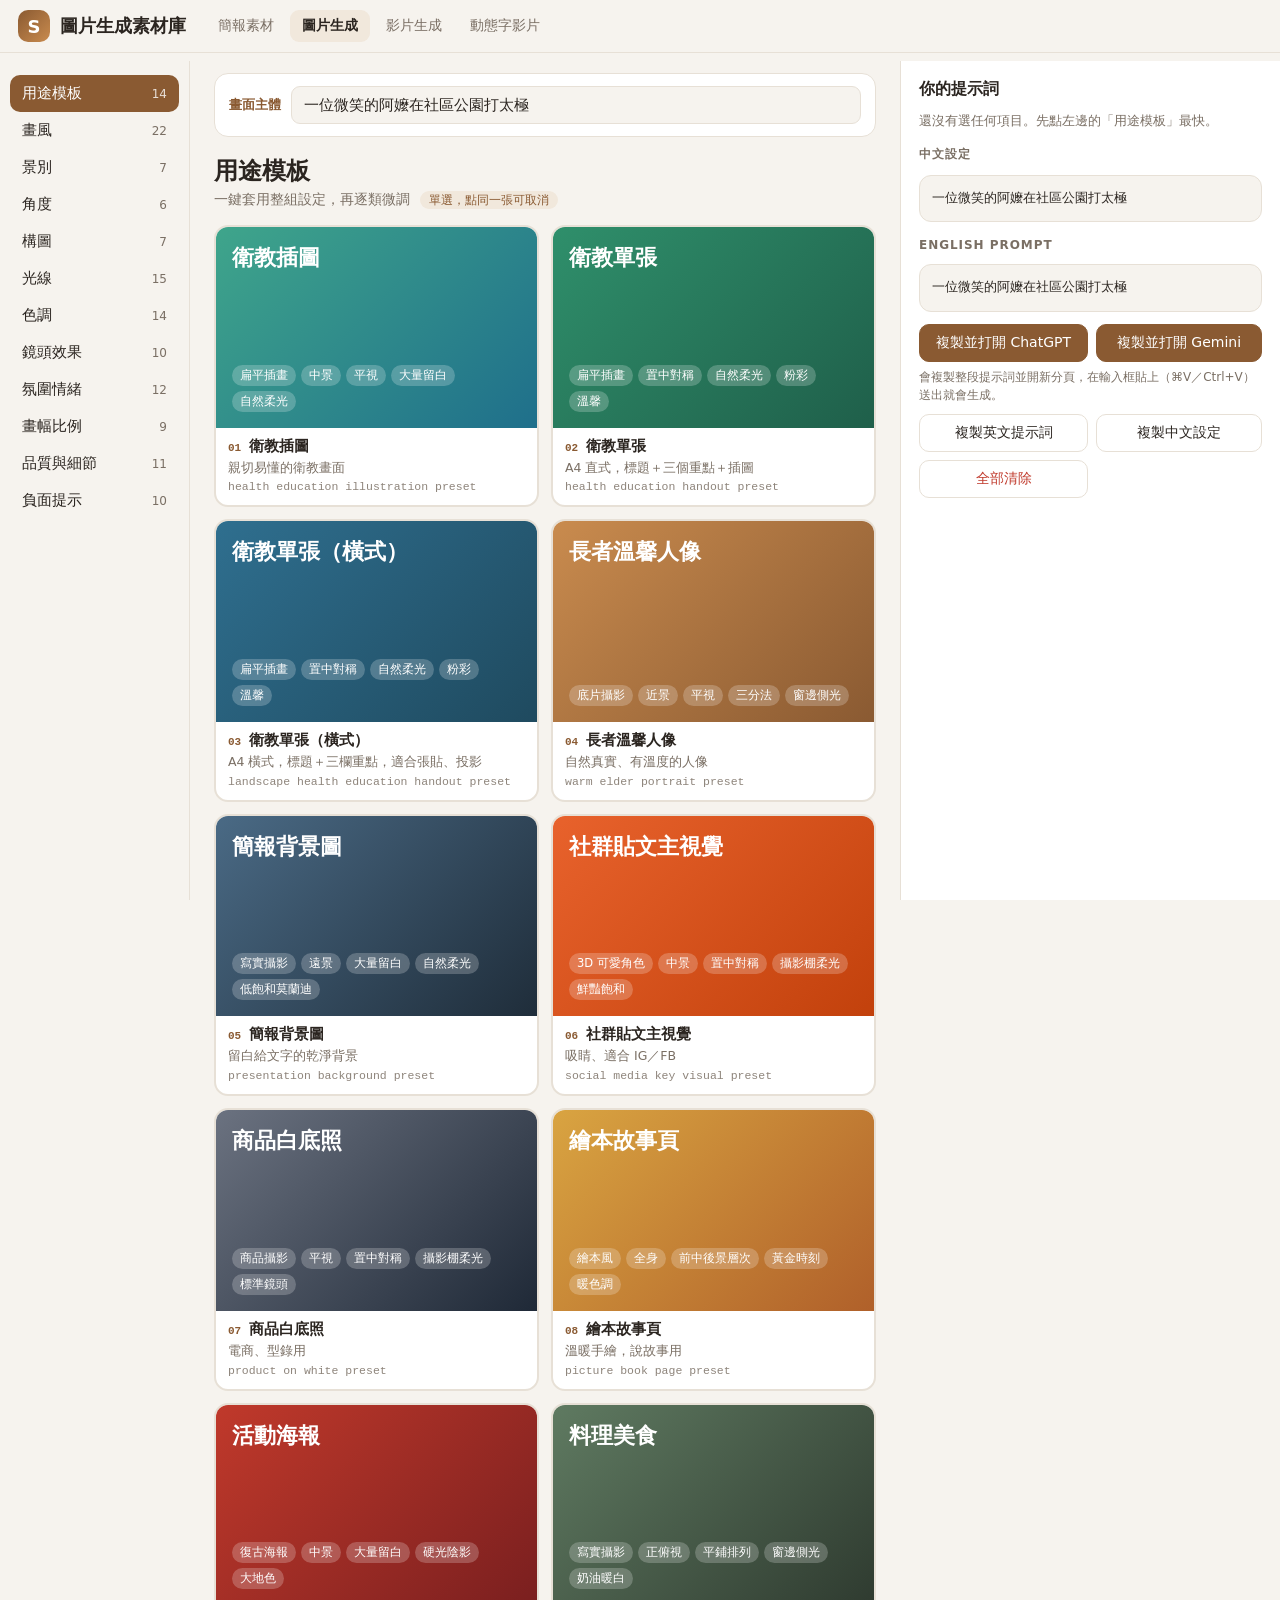
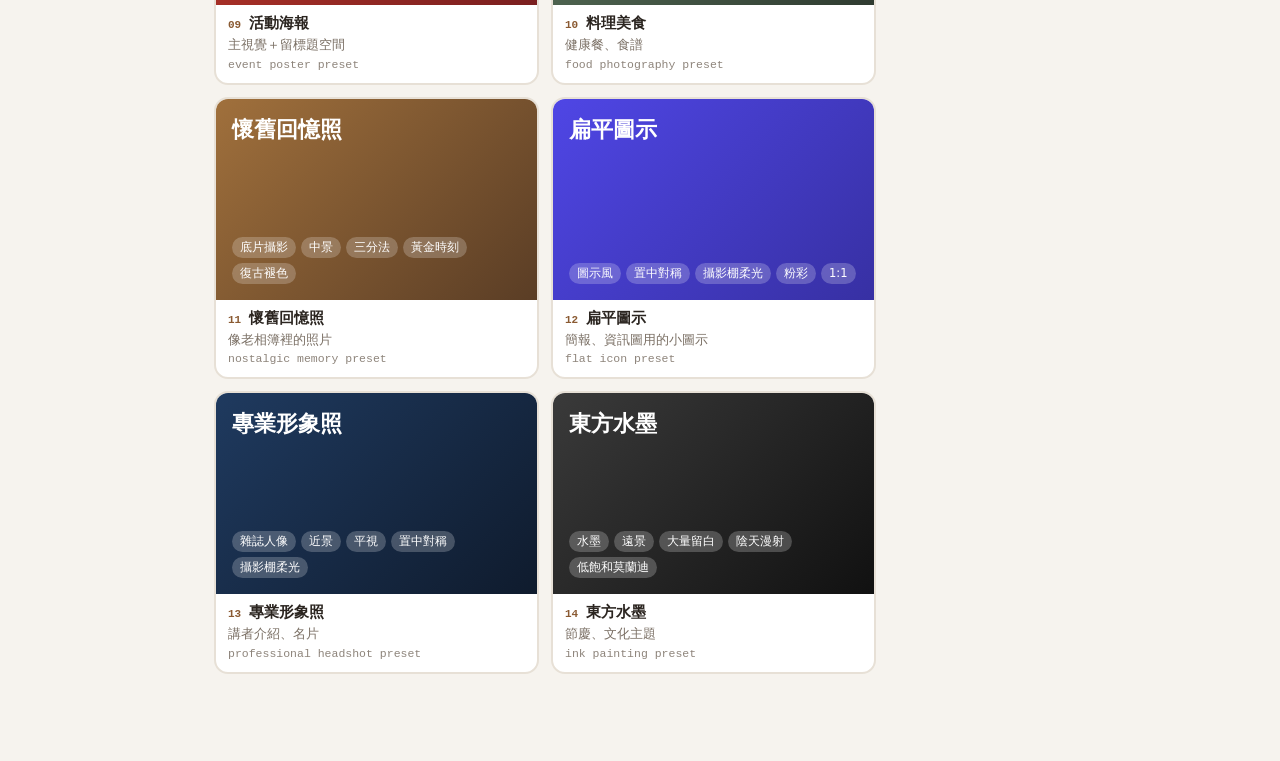
<file: image.html>
<!doctype html>
<html lang="zh-Hant">
<head>
<meta charset="utf-8">
<meta name="viewport" content="width=device-width,initial-scale=1">
<title>圖片生成素材庫</title>
<meta name="description" content="AI 圖片生成提示詞素材庫：畫風、景別、角度、構圖、光線、色調、鏡頭、氛圍、比例與負面提示，點選組合出中英文提示詞。">
<link rel="preconnect" href="https://fonts.googleapis.com">
<link rel="stylesheet" href="app.css?v=10">
<link rel="stylesheet" href="gen.css?v=6">
</head>
<body>
<header class="top">
  <a class="logo" href="index.html"><span class="logo-mark">S</span><span>圖片生成素材庫</span></a>
  <nav class="g-nav" aria-label="素材庫切換"><a href="index.html">簡報素材</a><a href="image.html" class="on">圖片生成</a><a href="video.html">影片生成</a><a href="motion.html">動態字影片</a></nav>
</header>
<div class="g-layout">
  <nav class="g-side" id="gSide" aria-label="類別"></nav>
  <main class="g-main">
    <div class="g-subject"><label for="gSubject">畫面主體</label><input id="gSubject" type="text" placeholder="例如：一位微笑的阿嬤在社區公園打太極"></div>
    <div id="gHead"></div>
    <div id="gGrid"></div>
  </main>
  <aside class="g-dock" id="gDock" aria-label="提示詞">
    <h3>你的提示詞 <button class="btn sm" id="gDockToggle" type="button">展開／收合</button></h3>
    <div class="g-chips" id="gChips"></div>
    <h4>中文設定</h4>
    <pre class="g-out" id="gZh"></pre>
    <h4>ENGLISH PROMPT</h4>
    <pre class="g-out" id="gEn"></pre>
    <div id="gNegWrap"><h4>負面提示 NEGATIVE</h4><pre class="g-out" id="gNeg"></pre></div>
    <div class="g-acts">
      <button class="btn primary" id="gToGPT" type="button">複製並打開 ChatGPT</button>
      <button class="btn primary" id="gToGemini" type="button">複製並打開 Gemini</button>
      <p class="g-hint">會複製整段提示詞並開新分頁，在輸入框貼上（⌘V／Ctrl+V）送出就會生成。</p>
      <button class="btn" id="gCopyEn" type="button">複製英文提示詞</button>
      <button class="btn" id="gCopyZh" type="button">複製中文設定</button>
      <button class="btn" id="gCopyNeg" type="button">複製負面提示</button>
      <button class="btn danger" id="gClear" type="button">全部清除</button>
    </div>
  </aside>
</div>
<div class="toast" id="toast"></div>
<script src="data-image.js?v=7"></script>
<script src="gen.js?v=8"></script>
<script src="https://mattsue1003.github.io/oth-report-button/report.js" data-site="圖片生成素材庫" defer></script>
<script>
window.addEventListener('load',function(){
  (function shrink(n){
    var host=document.querySelector('[data-oth-report]');
    if(!host||!host.shadowRoot){if(n<20)setTimeout(function(){shrink(n+1)},300);return}
    var s=document.createElement('style');
    s.textContent='.fab{left:14px!important;right:auto!important;bottom:84px!important;width:34px!important;height:34px!important;min-width:0!important;padding:0!important;gap:0!important;justify-content:center!important;border-radius:50%!important;overflow:hidden!important;font-size:0!important;white-space:nowrap!important;opacity:.75}.fab svg{width:16px!important;height:16px!important;flex:none;margin:0!important}@media (min-width:901px){.fab{bottom:14px!important}}@media (hover:hover){.fab:hover{width:auto!important;padding:0 14px!important;gap:6px!important;font-size:13px!important;border-radius:99px!important;opacity:1}}';
    host.shadowRoot.appendChild(s);
  })(0);
});
</script>
</body>
</html>
</file>
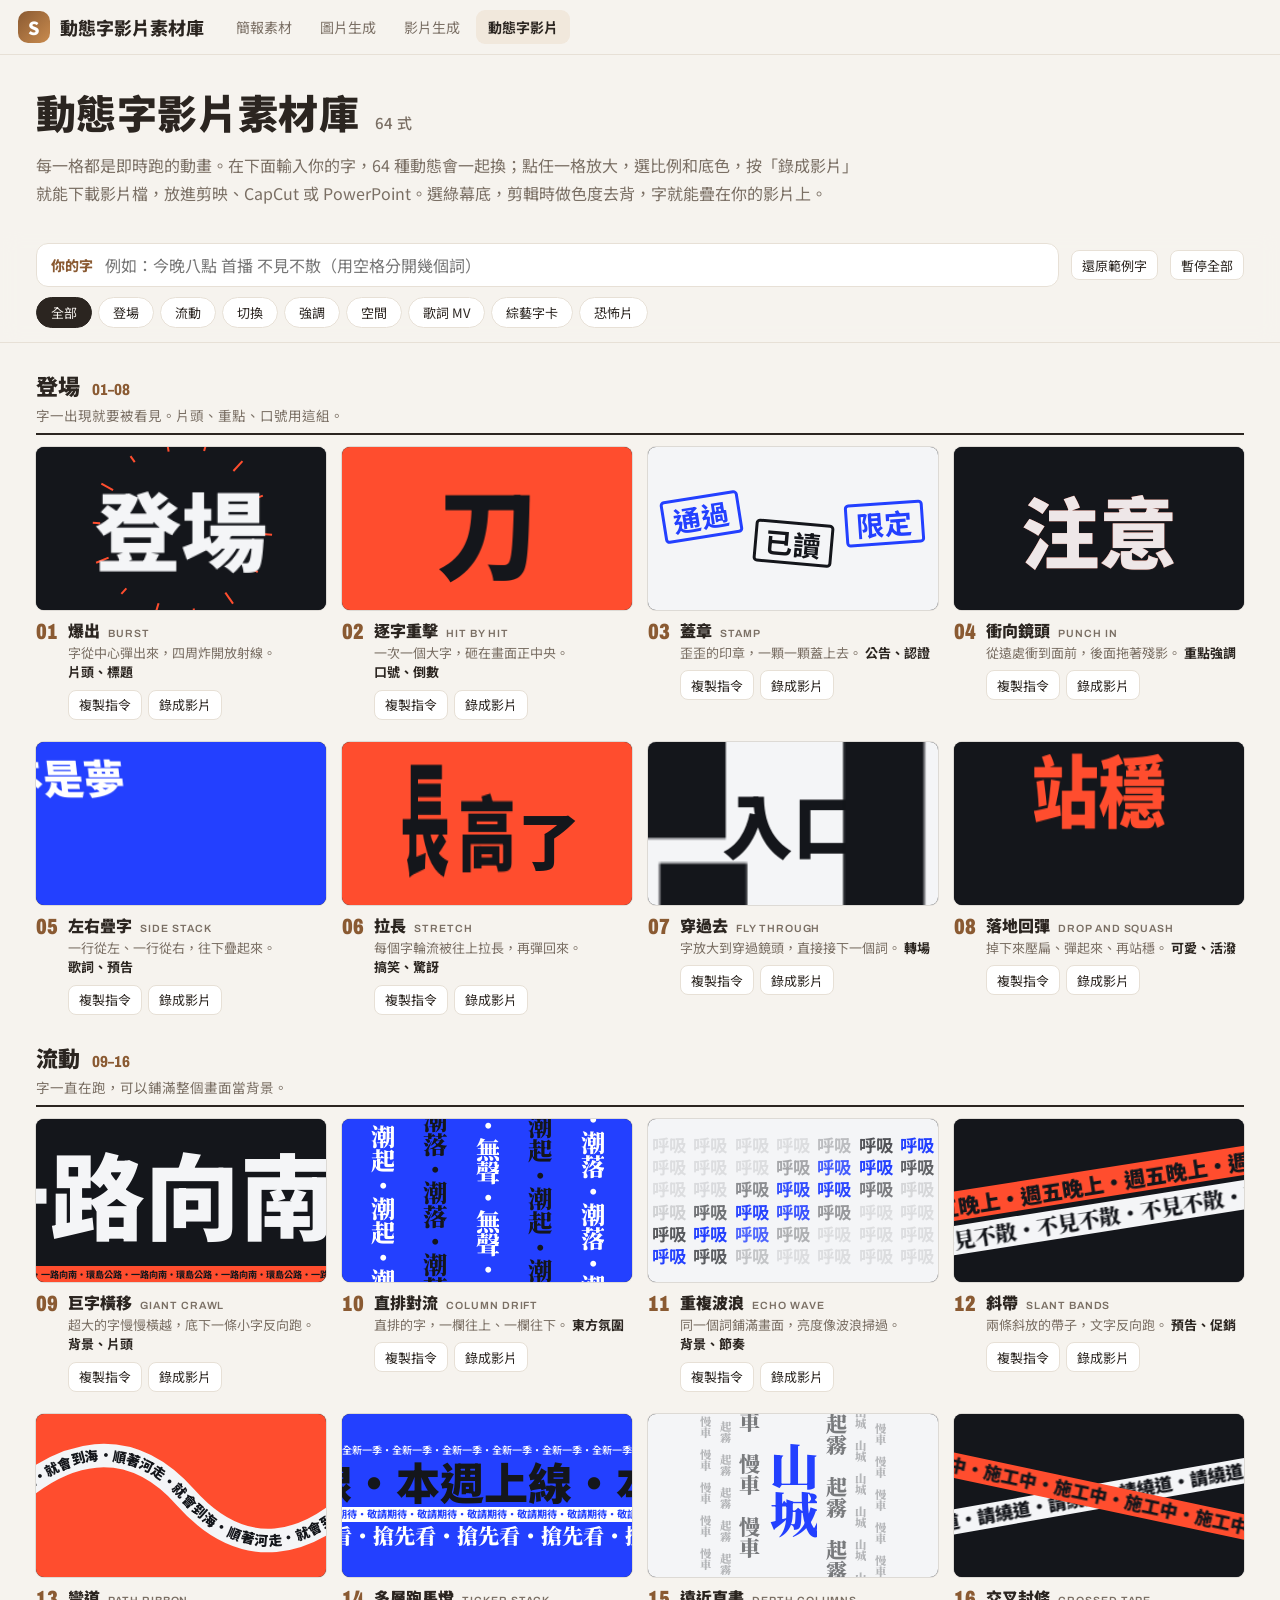
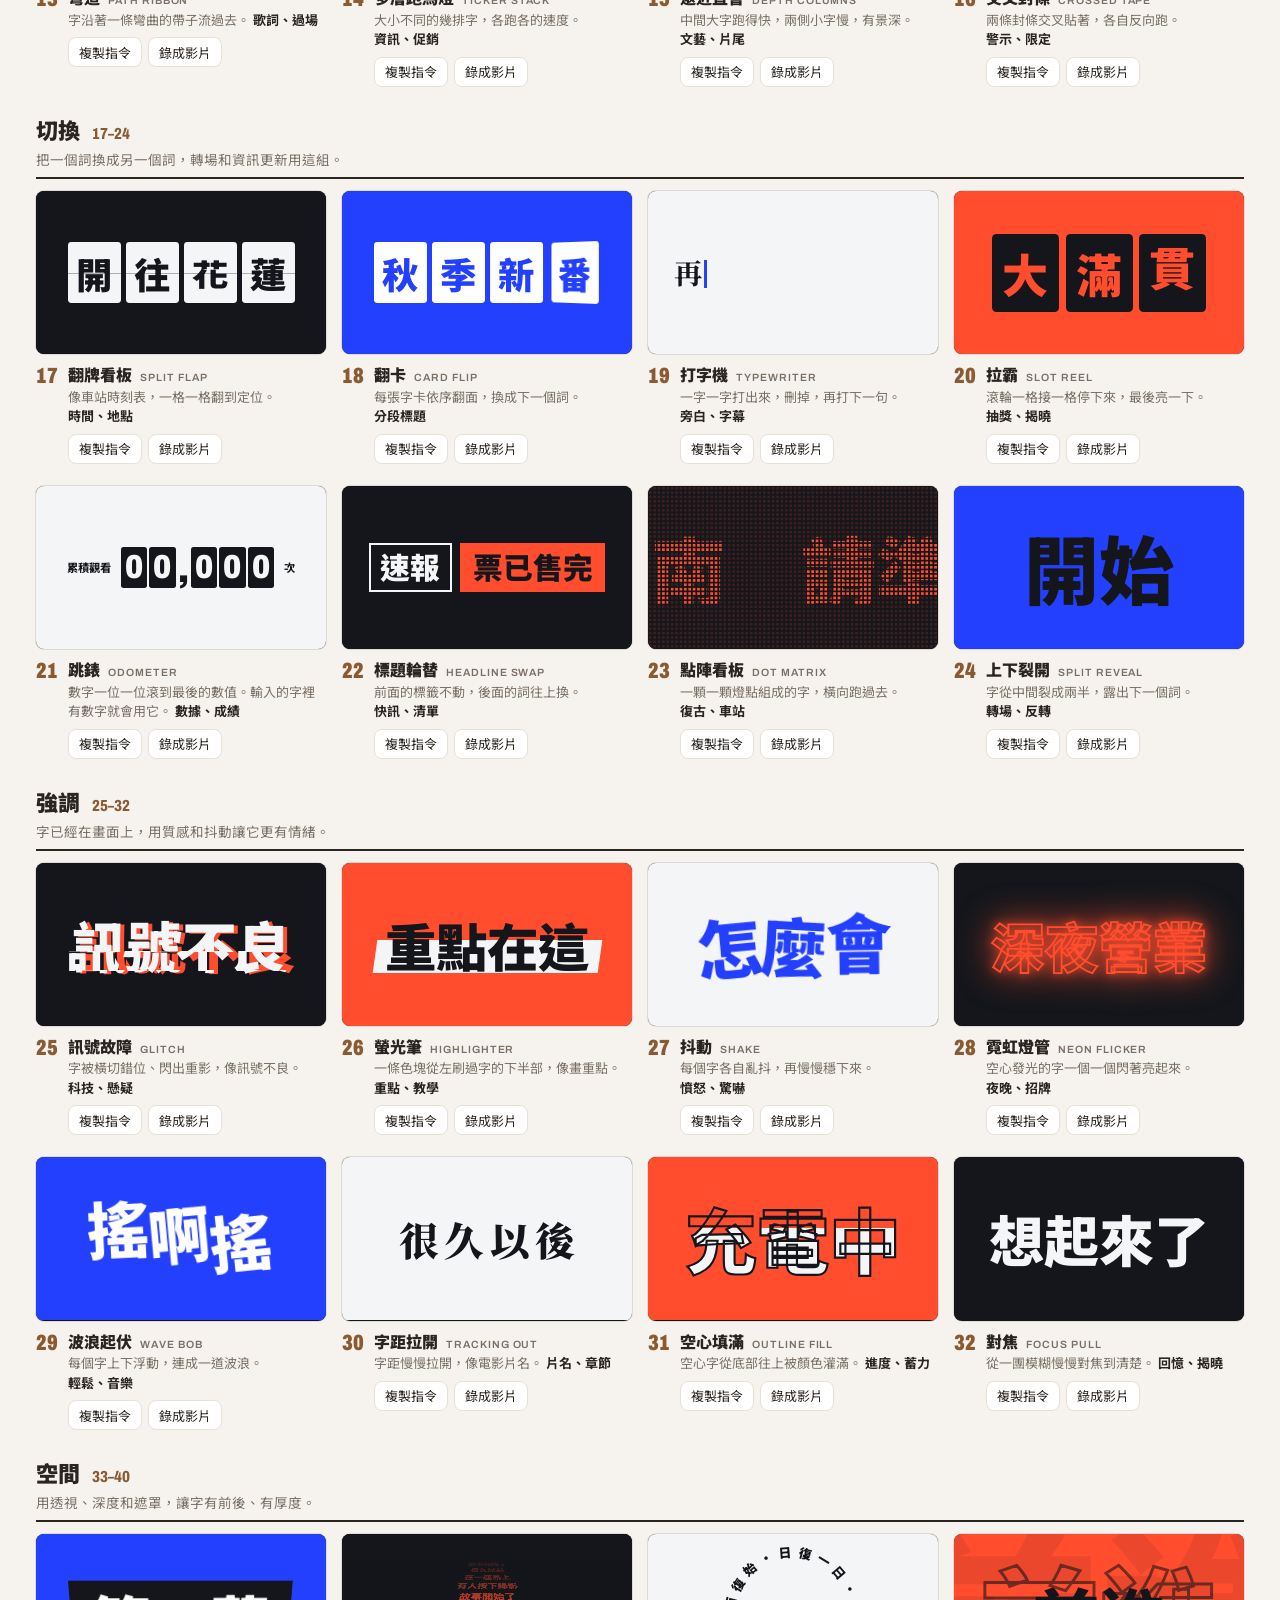
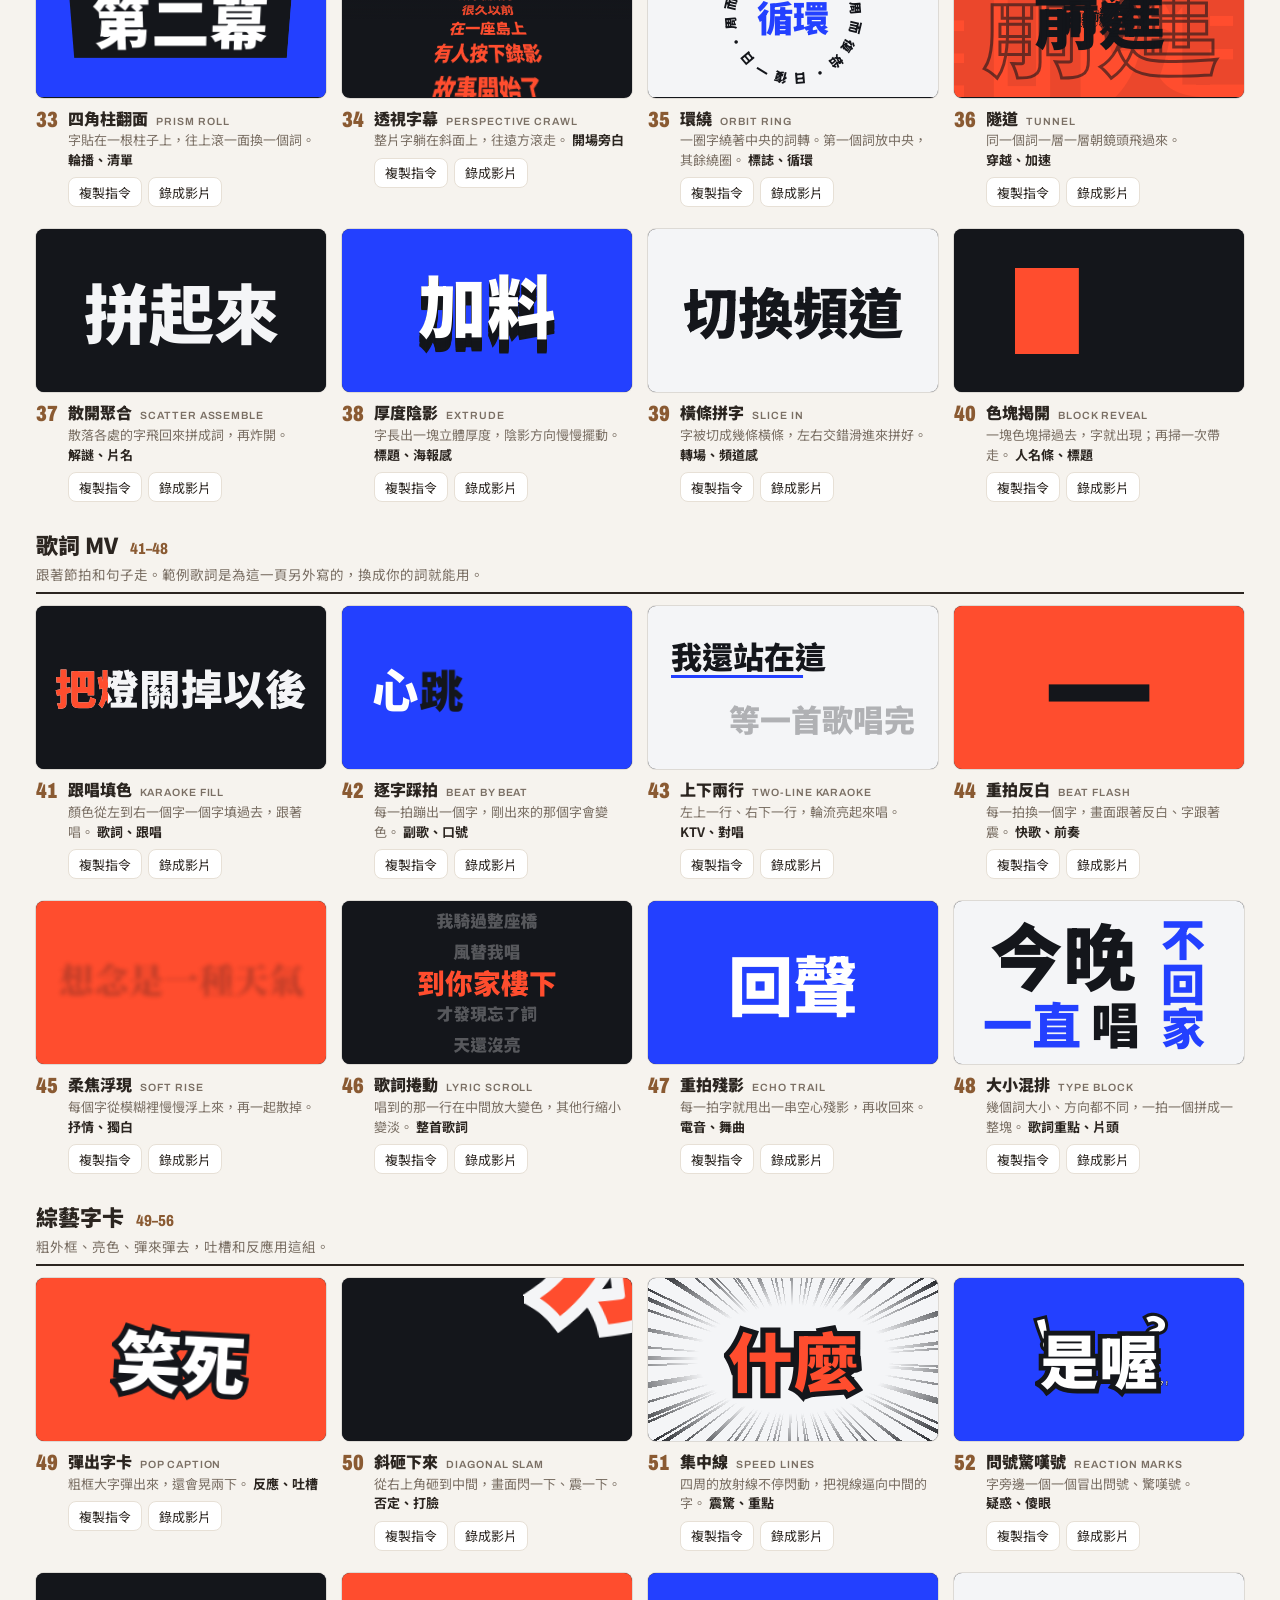
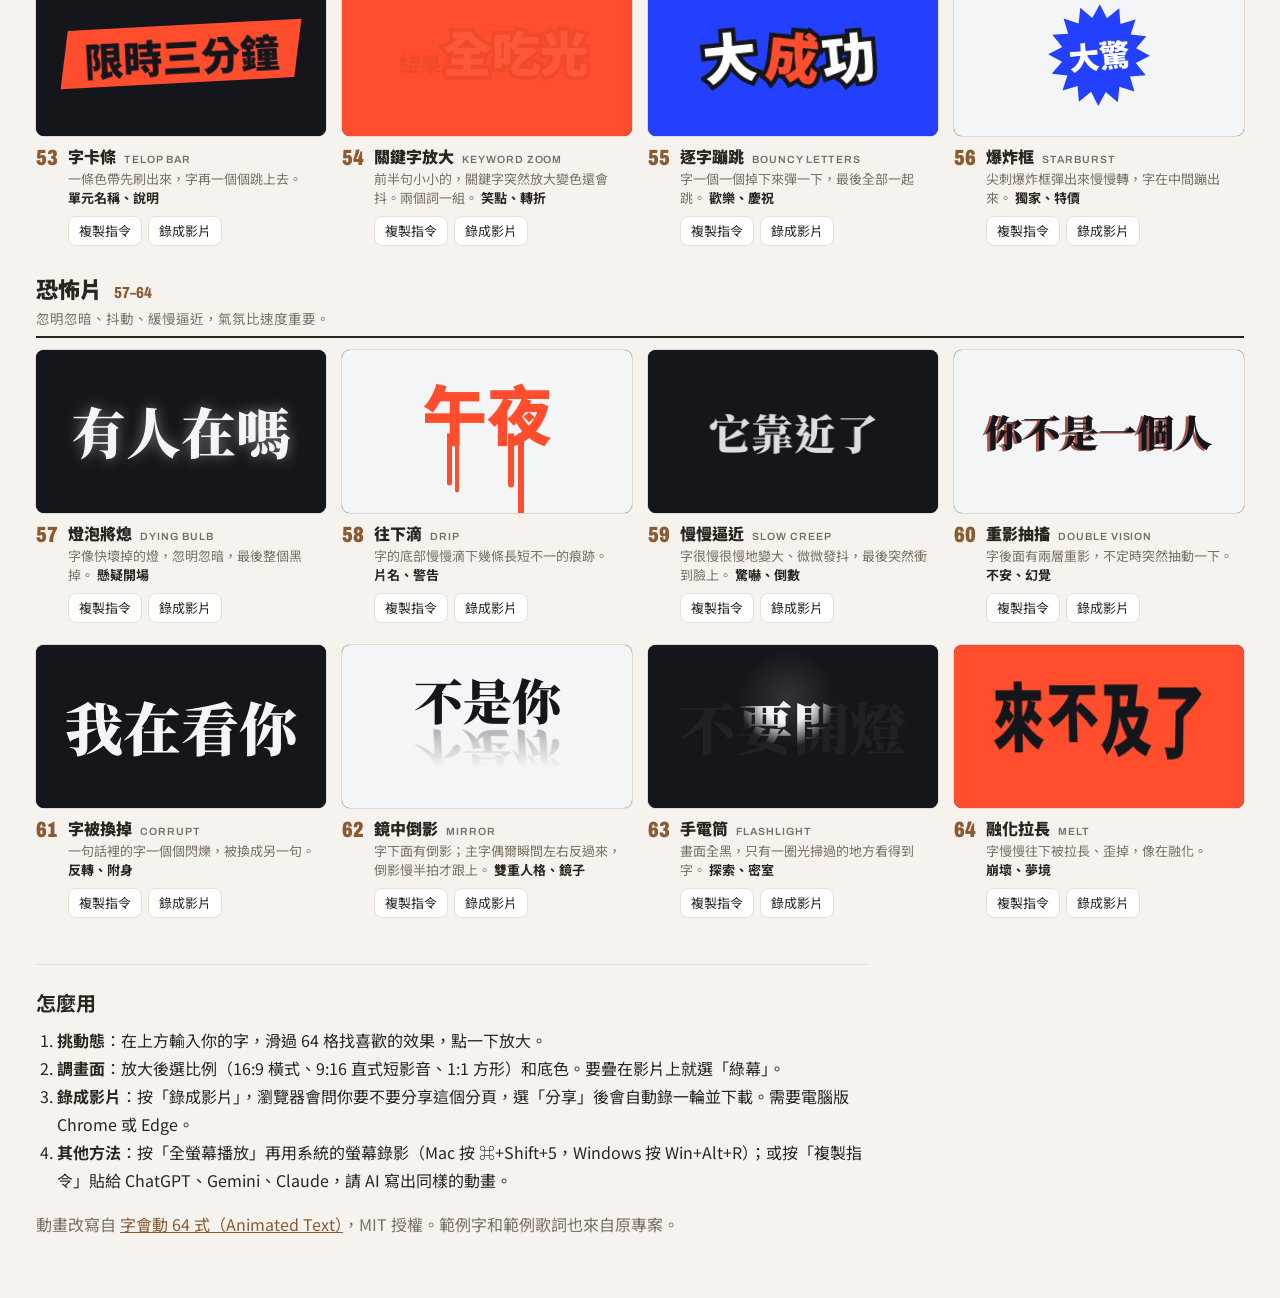
<file: motion.html>
<!doctype html>
<html lang="zh-Hant">
<head>
<meta charset="utf-8">
<meta name="viewport" content="width=device-width,initial-scale=1">
<title>動態字影片素材庫</title>
<meta name="description" content="64 種會動的中文字：換成你的字、選比例和底色（含綠幕），直接錄成影片檔，或複製指令請 AI 做出同樣的動態。">
<link rel="preconnect" href="https://fonts.googleapis.com">
<link rel="preconnect" href="https://fonts.gstatic.com" crossorigin>
<link rel="stylesheet" href="https://fonts.googleapis.com/css2?family=Archivo:wdth,wght@62..125,400..900&family=Noto+Sans+TC:wght@400;500;700;900&family=Noto+Serif+TC:wght@700;900&display=swap">
<link rel="stylesheet" href="app.css?v=10">
<link rel="stylesheet" href="gen.css?v=7">
<link rel="stylesheet" href="motion.css?v=2">
</head>
<body>
<header class="top">
  <a class="logo" href="index.html"><span class="logo-mark">S</span><span>動態字影片素材庫</span></a>
  <nav class="g-nav" aria-label="素材庫切換"><a href="index.html">簡報素材</a><a href="image.html">圖片生成</a><a href="video.html">影片生成</a><a href="motion.html" class="on">動態字影片</a></nav>
</header>

<div class="mo-wrap">
  <section class="mo-head">
    <h1>動態字影片素材庫 <small id="moCount">64 式</small></h1>
    <p>每一格都是即時跑的動畫。在下面輸入你的字，64 種動態會一起換；點任一格放大，選比例和底色，按「錄成影片」就能下載影片檔，放進剪映、CapCut 或 PowerPoint。選綠幕底，剪輯時做色度去背，字就能疊在你的影片上。</p>
  </section>

  <div class="mo-bar" id="moBar">
    <label class="mo-words"><span>你的字</span><input id="moWords" type="text" maxlength="120" placeholder="例如：今晚八點 首播 不見不散（用空格分開幾個詞）" autocomplete="off"></label>
    <button type="button" class="btn sm" id="moReset" disabled>還原範例字</button>
    <button type="button" class="btn sm" id="moPlay" aria-pressed="true">暫停全部</button>
    <div class="mo-groups" id="moGroups" role="tablist" aria-label="分組"></div>
  </div>

  <main id="moMain"></main>

  <section class="mo-foot">
    <h2>怎麼用</h2>
    <ol>
      <li><b>挑動態</b>：在上方輸入你的字，滑過 64 格找喜歡的效果，點一下放大。</li>
      <li><b>調畫面</b>：放大後選比例（16:9 橫式、9:16 直式短影音、1:1 方形）和底色。要疊在影片上就選「綠幕」。</li>
      <li><b>錄成影片</b>：按「錄成影片」，瀏覽器會問你要不要分享這個分頁，選「分享」後會自動錄一輪並下載。需要電腦版 Chrome 或 Edge。</li>
      <li><b>其他方法</b>：按「全螢幕播放」再用系統的螢幕錄影（Mac 按 ⌘+Shift+5，Windows 按 Win+Alt+R）；或按「複製指令」貼給 ChatGPT、Gemini、Claude，請 AI 寫出同樣的動畫。</li>
    </ol>
    <p class="muted">動畫改寫自 <a href="https://github.com/pound0423/claude-animated-text" target="_blank" rel="noopener">字會動 64 式（Animated Text）</a>，MIT 授權。範例字和範例歌詞也來自原專案。</p>
  </section>
</div>

<dialog class="mo-dlg" id="moDlg" aria-labelledby="moDlgName">
  <div class="mo-dlg-in">
    <div class="mo-dlg-h"><span class="no" id="moDlgNo"></span><h2 id="moDlgName"></h2><span class="en" id="moDlgEn"></span><button type="button" class="btn sm ghost x" id="moClose">關閉</button></div>
    <div class="mo-dlg-stage" id="moBigWrap"><div class="mo-stage big" id="moBig"></div><div class="mo-rec" id="moRecBadge" hidden><i></i><span>錄影中</span></div></div>
    <div class="mo-dlg-c">
      <div class="grp"><span>比例</span><div class="seg" id="moRatio"><button type="button" data-r="16:9" aria-pressed="true">16:9</button><button type="button" data-r="9:16" aria-pressed="false">9:16</button><button type="button" data-r="1:1" aria-pressed="false">1:1</button></div></div>
      <div class="grp"><span>底色</span><div class="sw" id="moScheme"></div></div>
      <div class="grp"><span>長度</span><select id="moLen" aria-label="影片長度"></select></div>
      <div class="nav"><button type="button" class="btn sm" id="moPrev" aria-label="上一式">← 上一式</button><button type="button" class="btn sm" id="moNext" aria-label="下一式">下一式 →</button></div>
    </div>
    <div class="mo-dlg-a">
      <button type="button" class="btn primary" id="moRecord">錄成影片</button>
      <button type="button" class="btn" id="moFull">全螢幕播放</button>
      <button type="button" class="btn" id="moCopy">複製指令（給 AI）</button>
      <a class="btn" id="moSample" target="_blank" rel="noopener">下載範例影片</a>
    </div>
    <p class="mo-msg" id="moMsg" role="status"></p>
    <details class="mo-pr"><summary>這一式的指令</summary><pre id="moPrompt"></pre></details>
    <p class="hint">鍵盤 ← → 換上一式、下一式。範例影片是原作者用範例字預先輸出的 1920×1080 MP4；錄成影片則會用你的字、比例和底色。</p>
  </div>
</dialog>
<div class="toast" id="toast"></div>

<script src="kinetic.js?v=1"></script>
<script src="motion.js?v=2"></script>
<script src="https://mattsue1003.github.io/oth-report-button/report.js" data-site="簡報素材庫" defer></script>
<script>
window.addEventListener('load',function(){
  (function shrink(n){
    var host=document.querySelector('[data-oth-report]');
    if(!host||!host.shadowRoot){if(n<20)setTimeout(function(){shrink(n+1)},300);return}
    var s=document.createElement('style');
    s.textContent='.fab{left:14px!important;right:auto!important;bottom:14px!important;width:34px!important;height:34px!important;min-width:0!important;padding:0!important;gap:0!important;justify-content:center!important;border-radius:50%!important;overflow:hidden!important;font-size:0!important;white-space:nowrap!important;opacity:.75}.fab svg{width:16px!important;height:16px!important;flex:none;margin:0!important}@media (hover:hover){.fab:hover{width:auto!important;padding:0 14px!important;gap:6px!important;font-size:13px!important;border-radius:99px!important;opacity:1}}';
    host.shadowRoot.appendChild(s);
  })(0);
});
</script>
</body>
</html>
</file>
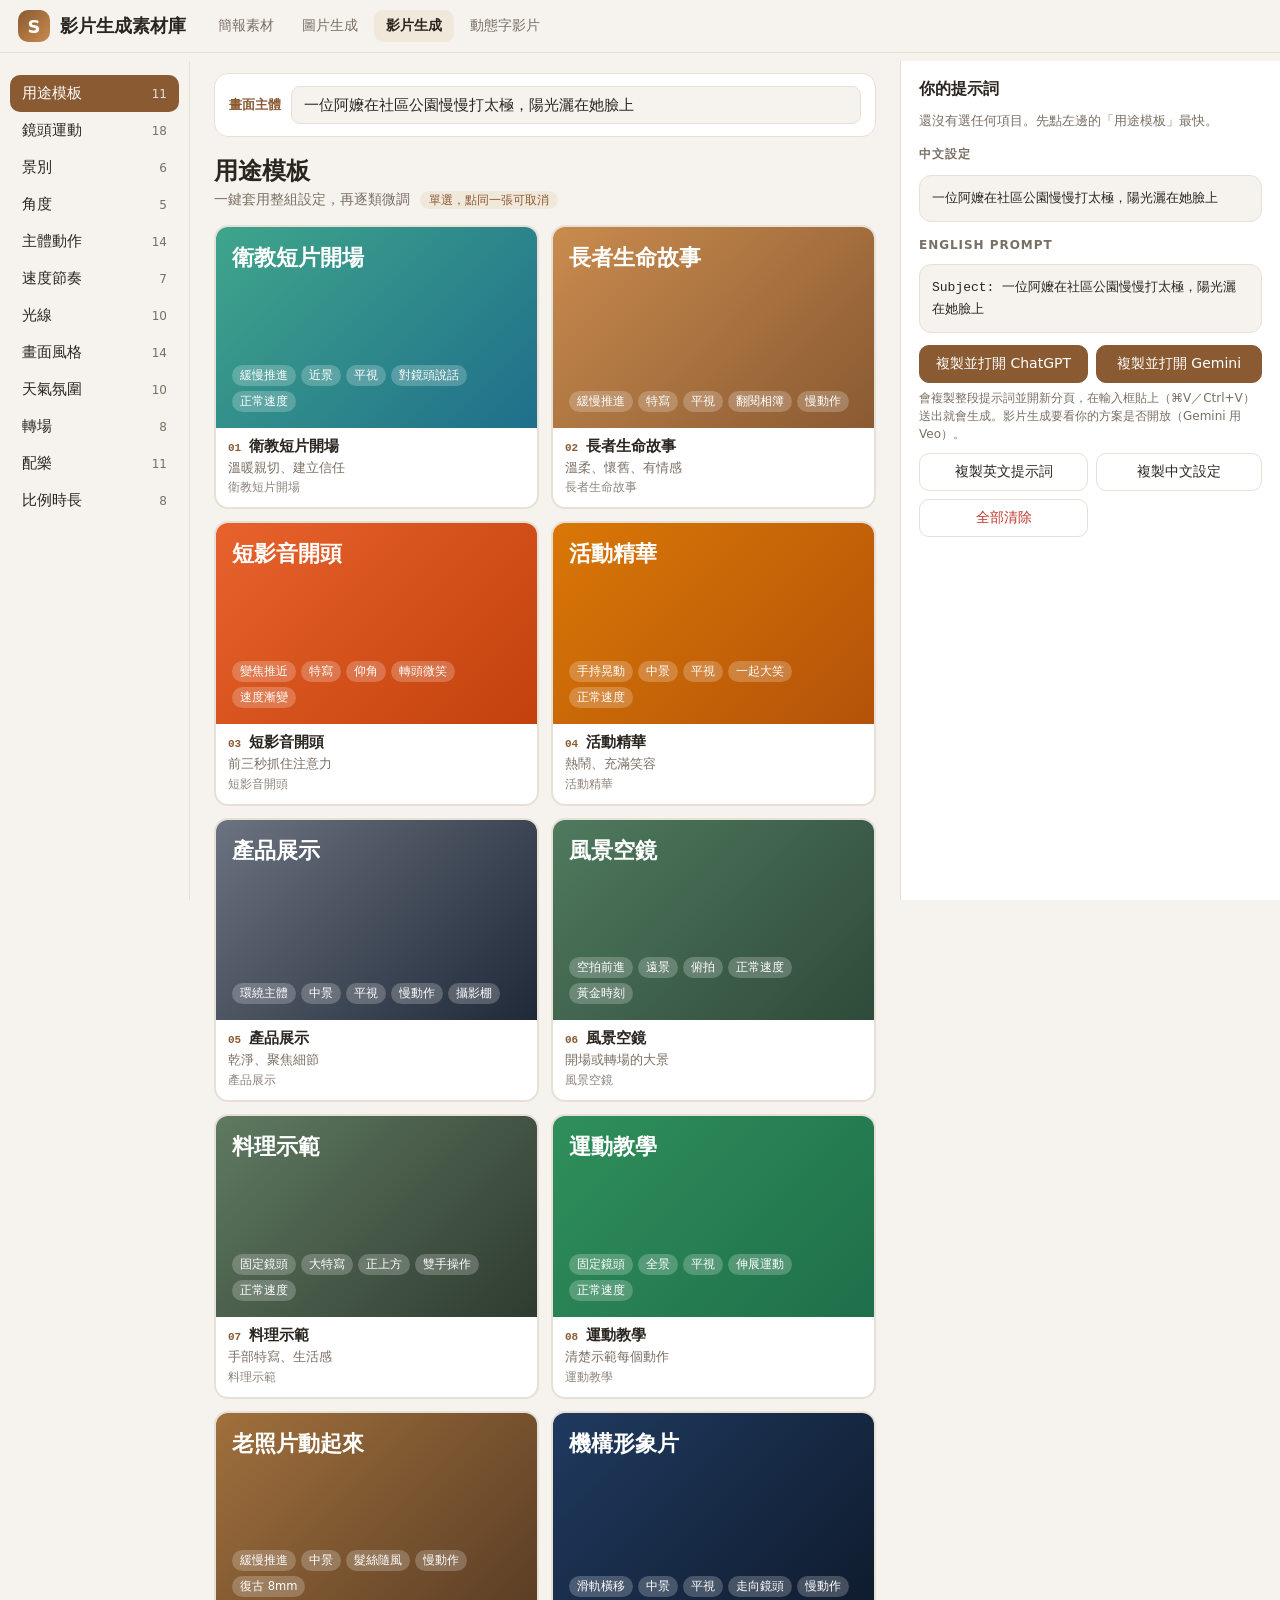
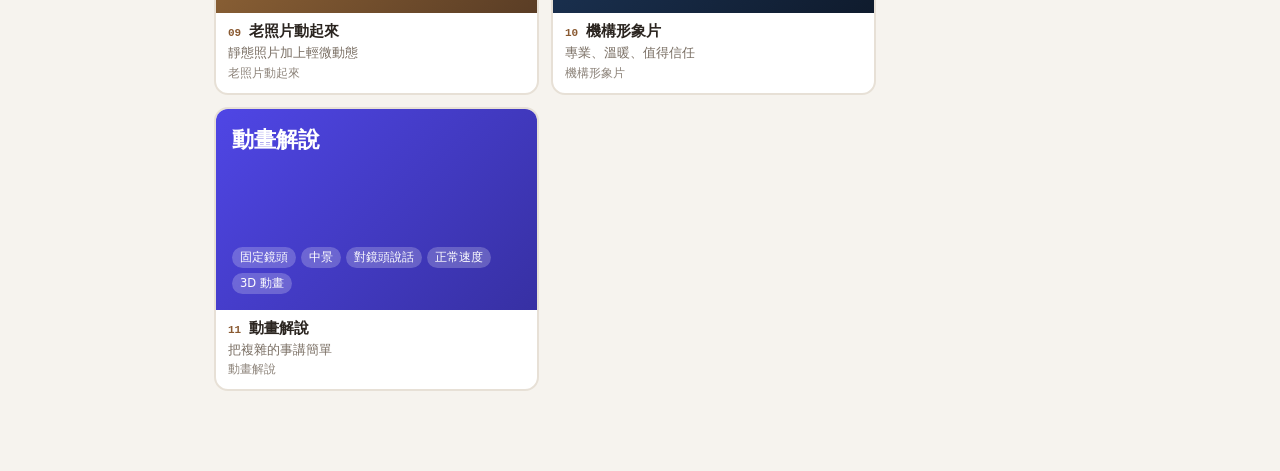
<file: video.html>
<!doctype html>
<html lang="zh-Hant">
<head>
<meta charset="utf-8">
<meta name="viewport" content="width=device-width,initial-scale=1">
<title>影片生成素材庫</title>
<meta name="description" content="AI 影片生成提示詞素材庫：鏡頭運動、景別、主體動作、速度、光線、風格、天氣、轉場與配樂，點選組合出中英文提示詞。">
<link rel="preconnect" href="https://fonts.googleapis.com">
<link rel="stylesheet" href="app.css?v=10">
<link rel="stylesheet" href="gen.css?v=6">
</head>
<body>
<header class="top">
  <a class="logo" href="index.html"><span class="logo-mark">S</span><span>影片生成素材庫</span></a>
  <nav class="g-nav" aria-label="素材庫切換"><a href="index.html">簡報素材</a><a href="image.html">圖片生成</a><a href="video.html" class="on">影片生成</a><a href="motion.html">動態字影片</a></nav>
</header>
<div class="g-layout">
  <nav class="g-side" id="gSide" aria-label="類別"></nav>
  <main class="g-main">
    <div class="g-subject"><label for="gSubject">畫面主體</label><input id="gSubject" type="text" placeholder="例如：阿嬤在公園慢慢打太極，陽光灑在臉上"></div>
    <div id="gHead"></div>
    <div id="gGrid"></div>
  </main>
  <aside class="g-dock" id="gDock" aria-label="提示詞">
    <h3>你的提示詞 <button class="btn sm" id="gDockToggle" type="button">展開／收合</button></h3>
    <div class="g-chips" id="gChips"></div>
    <h4>中文設定</h4>
    <pre class="g-out" id="gZh"></pre>
    <h4>ENGLISH PROMPT</h4>
    <pre class="g-out" id="gEn"></pre>
    <div id="gNegWrap"><h4>負面提示 NEGATIVE</h4><pre class="g-out" id="gNeg"></pre></div>
    <div class="g-acts">
      <button class="btn primary" id="gToGPT" type="button">複製並打開 ChatGPT</button>
      <button class="btn primary" id="gToGemini" type="button">複製並打開 Gemini</button>
      <p class="g-hint">會複製整段提示詞並開新分頁，在輸入框貼上（⌘V／Ctrl+V）送出就會生成。影片生成要看你的方案是否開放（Gemini 用 Veo）。</p>
      <button class="btn" id="gCopyEn" type="button">複製英文提示詞</button>
      <button class="btn" id="gCopyZh" type="button">複製中文設定</button>
      <button class="btn" id="gCopyNeg" type="button">複製負面提示</button>
      <button class="btn danger" id="gClear" type="button">全部清除</button>
    </div>
  </aside>
</div>
<div class="toast" id="toast"></div>
<script src="data-video.js?v=4"></script>
<script src="gen.js?v=8"></script>
<script src="https://mattsue1003.github.io/oth-report-button/report.js" data-site="影片生成素材庫" defer></script>
<script>
window.addEventListener('load',function(){
  (function shrink(n){
    var host=document.querySelector('[data-oth-report]');
    if(!host||!host.shadowRoot){if(n<20)setTimeout(function(){shrink(n+1)},300);return}
    var s=document.createElement('style');
    s.textContent='.fab{left:14px!important;right:auto!important;bottom:84px!important;width:34px!important;height:34px!important;min-width:0!important;padding:0!important;gap:0!important;justify-content:center!important;border-radius:50%!important;overflow:hidden!important;font-size:0!important;white-space:nowrap!important;opacity:.75}.fab svg{width:16px!important;height:16px!important;flex:none;margin:0!important}@media (min-width:901px){.fab{bottom:14px!important}}@media (hover:hover){.fab:hover{width:auto!important;padding:0 14px!important;gap:6px!important;font-size:13px!important;border-radius:99px!important;opacity:1}}';
    host.shadowRoot.appendChild(s);
  })(0);
});
</script>
</body>
</html>
</file>
<file: app.css>
:root{
  --c-bg:#f6f3ee; --c-panel:#ffffff; --c-ink:#2b2520; --c-mute:#7a6f64; --c-line:#e7e0d6;
  --c-brand:#8a5a32; --c-brand-2:#c98b4e; --c-soft:#f1e8dc; --c-danger:#c0392b;
  --r:14px; --shadow:0 1px 2px rgba(60,40,20,.06),0 6px 20px rgba(60,40,20,.06);
  font-family:'Noto Sans TC',system-ui,-apple-system,'PingFang TC','Microsoft JhengHei',sans-serif;
}
@media (prefers-color-scheme:dark){:root:not([data-theme="light"]){
  --c-bg:#1b1917; --c-panel:#25221f; --c-ink:#f1ebe4; --c-mute:#a99d90; --c-line:#3a3531; --c-soft:#302b27; --c-brand:#d79b62; --c-brand-2:#e8b27c;
}}
*{box-sizing:border-box}
html,body{margin:0;background:var(--c-bg);color:var(--c-ink)}
body{min-height:100vh}
a{color:inherit}
button{font:inherit;color:inherit}
.muted{color:var(--c-mute)}

/* top bar */
.top{position:sticky;top:0;z-index:30;display:flex;align-items:center;gap:12px;padding:10px 18px;background:color-mix(in srgb,var(--c-bg) 88%,transparent);backdrop-filter:blur(10px);border-bottom:1px solid var(--c-line)}
.logo{display:flex;align-items:center;gap:10px;font-weight:800;font-size:18px;text-decoration:none;white-space:nowrap}
.logo-mark{width:32px;height:32px;border-radius:10px;display:grid;place-items:center;background:linear-gradient(135deg,var(--c-brand),var(--c-brand-2));color:#fff;font-weight:900}
.search{flex:1;max-width:560px;display:flex;align-items:center;gap:8px;padding:0 14px;height:40px;border-radius:999px;background:var(--c-panel);border:1px solid var(--c-line);color:var(--c-mute)}
.search input{flex:1;width:0;border:0;outline:0;background:none;font:inherit;color:var(--c-ink);min-width:0}
.btn{display:inline-flex;align-items:center;justify-content:center;gap:6px;height:38px;padding:0 16px;border-radius:10px;border:1px solid var(--c-line);background:var(--c-panel);cursor:pointer;text-decoration:none;font-size:14px;white-space:nowrap}
.btn:hover{border-color:var(--c-brand)}
.btn.primary{background:var(--c-brand);border-color:var(--c-brand);color:#fff}
.btn.primary b{background:#fff;color:var(--c-brand);border-radius:999px;padding:0 7px;font-size:12px;line-height:18px}
.btn.ghost{background:none}
.btn.danger{color:var(--c-danger)}
.btn.sm{height:30px;padding:0 10px;font-size:13px;border-radius:8px}
.menu-btn{display:none;border:0;background:none;font-size:22px;cursor:pointer}

.layout{display:grid;grid-template-columns:220px 1fr;min-height:calc(100vh - 61px)}
.side{position:sticky;top:61px;height:calc(100vh - 61px);overflow:auto;padding:14px 10px 40px;border-right:1px solid var(--c-line)}
.side a{display:flex;align-items:center;gap:10px;padding:9px 12px;border-radius:10px;text-decoration:none;font-size:15px;color:var(--c-ink)}
.side a svg{flex:none;color:var(--c-brand)}
.side a span.n{margin-left:auto;font-size:12px;color:var(--c-mute)}
.side a:hover{background:var(--c-soft)}
.side a.on{background:var(--c-brand);color:#fff}
.side a.on svg,.side a.on span.n{color:#fff}
.side .sep{margin:14px 12px 6px;font-size:12px;color:var(--c-mute);letter-spacing:.1em}

main{padding:22px 26px 80px;min-width:0}
.page-head{display:flex;align-items:flex-end;gap:16px;flex-wrap:wrap;margin-bottom:14px}
.page-head h1{margin:0;font-size:26px}
.page-head p{margin:4px 0 0;color:var(--c-mute)}
.chips{display:flex;flex-wrap:wrap;gap:8px;margin:6px 0 18px}
.chip{padding:5px 14px;border-radius:999px;border:1px solid var(--c-line);background:var(--c-panel);cursor:pointer;font-size:13px}
.chip.on{background:var(--c-ink);color:var(--c-bg);border-color:var(--c-ink)}

.grid{display:grid;grid-template-columns:repeat(auto-fill,minmax(250px,1fr));gap:16px}
.grid.wide{grid-template-columns:repeat(auto-fill,minmax(320px,1fr))}
.card{background:var(--c-panel);border:1px solid var(--c-line);border-radius:var(--r);overflow:hidden;display:flex;flex-direction:column;box-shadow:var(--shadow);transition:transform .15s,border-color .15s}
.card:hover{transform:translateY(-2px);border-color:var(--c-brand-2)}
.card.in-basket{outline:2px solid var(--c-brand);outline-offset:-2px}
.pv{position:relative;height:180px;display:flex;align-items:center;justify-content:center;overflow:hidden;background:#fbfaf8;cursor:zoom-in;color:#222;border-bottom:1px solid var(--c-line)}
.grid.wide .pv{height:190px}
.pv .z{flex:none}
.pv.checker{background:conic-gradient(#f1efeb 25%,#fff 0 50%,#f1efeb 0 75%,#fff 0) 0 0/16px 16px}
.pv.slidepv{align-items:flex-start;justify-content:flex-start}
.slidebox{position:relative;width:1280px;height:720px;overflow:hidden;flex:none}
.meta{padding:10px 14px 4px;flex:1}
.meta b{font-size:15px}
.meta code{display:block;font-size:11px;color:var(--c-mute);margin-top:2px}
.meta p{margin:6px 0 0;font-size:13px;color:var(--c-mute);line-height:1.5;display:-webkit-box;-webkit-line-clamp:2;-webkit-box-orient:vertical;overflow:hidden}
.acts{display:flex;gap:6px;padding:8px 12px 12px}
.acts .btn{flex:1}
.acts .btn.add.on{background:var(--c-soft);border-color:var(--c-brand);color:var(--c-brand)}

/* special previews */
.tr-stage{position:relative;width:100%;height:100%;overflow:hidden;perspective:900px}
.tr-stage>div{position:absolute;inset:0;display:grid;place-items:center;font-size:34px;font-weight:900;color:#fff}
.tr-stage .a{background:linear-gradient(135deg,#8a5a32,#c98b4e)}
.tr-stage .b{background:linear-gradient(135deg,#2563eb,#22d3ee)}
.an-stage{font-size:34px;font-weight:900;color:#8a5a32;padding:10px 18px}
.font-pv{padding:0 18px;text-align:center;line-height:1.35;color:#222}
.font-pv .big{font-size:38px}
.font-pv .small{font-size:15px;color:#666;margin-top:6px}
.pal{display:flex;width:100%;height:100%}
.pal i{flex:1;display:flex;align-items:flex-end;justify-content:center;padding-bottom:10px;font-style:normal;font-size:11px;font-family:ui-monospace,Menlo,monospace}
.icon-pv{color:#8a5a32}
.icon-pv svg{width:64px;height:64px}
.snd{display:grid;place-items:center;gap:10px}
.snd button{width:74px;height:74px;border-radius:50%;border:0;background:var(--c-brand);color:#fff;font-size:28px;cursor:pointer;box-shadow:0 8px 18px rgba(138,90,50,.3);transition:transform .1s}
.snd button:active{transform:scale(.92)}
.pv iframe{border:0;width:100%;height:100%;background:#fff}

/* home */
.hero{padding:28px 30px;border-radius:20px;background:linear-gradient(135deg,#f1e2cd,#f9efe2);color:#3d2b1f;margin-bottom:22px;position:relative;overflow:hidden}
.hero h1{margin:0 0 8px;font-size:30px}
.hero p{margin:0;max-width:720px;line-height:1.7}
.hero .row{display:flex;gap:10px;flex-wrap:wrap;margin-top:16px}
.hero .btn{border-color:#d9c3a6}
.cat-grid{display:grid;grid-template-columns:repeat(auto-fill,minmax(220px,1fr));gap:14px}
.cat-card{display:flex;gap:14px;align-items:flex-start;padding:16px;border-radius:var(--r);background:var(--c-panel);border:1px solid var(--c-line);text-decoration:none;box-shadow:var(--shadow)}
.cat-card:hover{border-color:var(--c-brand-2)}
.cat-card i{flex:none;width:44px;height:44px;border-radius:12px;display:grid;place-items:center;background:var(--c-soft);color:var(--c-brand)}
.cat-card b{font-size:16px}
.cat-card b span{font-weight:400;color:var(--c-mute);font-size:13px;margin-left:6px}
.cat-card p{margin:4px 0 0;font-size:13px;color:var(--c-mute);line-height:1.5}
.cat-card .new{font-size:11px;padding:1px 7px;border-radius:99px;background:var(--c-brand);color:#fff;margin-left:6px;vertical-align:2px}
.howto{display:grid;grid-template-columns:repeat(auto-fit,minmax(240px,1fr));gap:14px;margin:22px 0}
.howto div{padding:16px 18px;border-radius:var(--r);border:1px dashed var(--c-line);background:var(--c-panel)}
.howto b{display:block;margin-bottom:4px;color:var(--c-brand)}
.howto p{margin:0;font-size:14px;line-height:1.6;color:var(--c-mute)}
h2.sec{font-size:18px;margin:28px 0 12px}

/* drawer */
.drawer{position:fixed;top:0;right:0;bottom:0;z-index:50;width:min(420px,100vw);background:var(--c-panel);border-left:1px solid var(--c-line);box-shadow:-10px 0 40px rgba(0,0,0,.12);transform:translateX(105%);transition:transform .25s;display:flex;flex-direction:column}
.drawer.open{transform:none}
.drawer-head{display:flex;align-items:center;padding:14px 18px;border-bottom:1px solid var(--c-line)}
.drawer-head h3{margin:0;flex:1}
.drawer .hint{margin:12px 18px 0;font-size:13px;color:var(--c-mute);line-height:1.6}
.basket-list{flex:1;overflow:auto;padding:10px 12px}
.basket-list .row{display:flex;align-items:center;gap:10px;padding:10px;border-radius:10px;border:1px solid var(--c-line);margin-bottom:8px}
.basket-list .row div{flex:1;min-width:0}
.basket-list .row small{display:block;color:var(--c-mute);font-size:12px}
.basket-list .empty{padding:40px 10px;text-align:center;color:var(--c-mute)}
.drawer-foot{display:grid;grid-template-columns:1fr 1fr;gap:8px;padding:14px 18px;border-top:1px solid var(--c-line)}
.drawer-foot .primary{grid-column:1/-1}
.x{width:34px;height:34px;border-radius:50%;border:0;background:var(--c-soft);cursor:pointer;font-size:15px}
.scrim{position:fixed;inset:0;z-index:40;background:rgba(0,0,0,.3);opacity:0;pointer-events:none;transition:opacity .2s}
.scrim.on{opacity:1;pointer-events:auto}

/* modal */
.modal{position:fixed;inset:0;z-index:60;display:none;align-items:center;justify-content:center;padding:20px;background:rgba(20,14,8,.5)}
.modal.open{display:flex}
.modal-box{position:relative;width:min(1000px,100%);max-height:calc(100vh - 40px);overflow:auto;background:var(--c-panel);border-radius:18px;display:grid;grid-template-columns:1.1fr 1fr}
.modal-x{position:absolute;right:12px;top:12px;z-index:3}
.modal-pv{position:relative;min-height:380px;height:100%;display:flex;align-items:center;justify-content:center;overflow:hidden;background:#fbfaf8;color:#222;border-right:1px solid var(--c-line)}
.modal-pv.slidepv{align-items:center}
.modal-body{padding:22px 22px 18px;min-width:0;display:flex;flex-direction:column}
.modal-title{display:flex;align-items:baseline;gap:10px;flex-wrap:wrap;padding-right:40px}
.modal-title h3{margin:0;font-size:22px}
.modal-title code{font-size:12px;color:var(--c-mute)}
.modal-acts{display:flex;flex-wrap:wrap;gap:8px;margin:4px 0 14px}
.tabs{display:flex;gap:4px;border-bottom:1px solid var(--c-line)}
.tabs button{padding:8px 12px;border:0;background:none;cursor:pointer;font-size:14px;color:var(--c-mute);border-bottom:2px solid transparent}
.tabs button.on{color:var(--c-ink);border-color:var(--c-brand);font-weight:700}
.code{flex:1;margin:0;padding:14px;max-height:360px;min-height:180px;overflow:auto;background:#1e1b18;color:#f3e9dc;border-radius:0 0 12px 12px;font:12.5px/1.6 ui-monospace,Menlo,Consolas,monospace;white-space:pre-wrap;word-break:break-all}

.toast{position:fixed;left:50%;bottom:28px;z-index:80;transform:translate(-50%,20px);opacity:0;padding:10px 18px;border-radius:999px;background:#2b2520;color:#fff;font-size:14px;transition:.25s;pointer-events:none}
.toast.on{opacity:1;transform:translate(-50%,0)}

/* studio */
.studio{display:grid;grid-template-columns:380px 1fr;gap:20px;align-items:start}
.panel{background:var(--c-panel);border:1px solid var(--c-line);border-radius:var(--r);padding:16px;box-shadow:var(--shadow)}
.panel h3{margin:0 0 10px;font-size:16px}
.fields{display:grid;grid-template-columns:1fr 1fr;gap:10px}
.fields label{display:grid;gap:4px;font-size:12px;color:var(--c-mute)}
.fields label.full{grid-column:1/-1}
.fields select,.fields input[type=text]{height:36px;padding:0 10px;border-radius:9px;border:1px solid var(--c-line);background:var(--c-bg);color:var(--c-ink);font:inherit;font-size:14px}
.fields .chk{display:flex;align-items:center;gap:8px;font-size:14px;color:var(--c-ink)}
textarea#deckSrc{width:100%;min-height:340px;margin-top:12px;padding:12px;border-radius:10px;border:1px solid var(--c-line);background:var(--c-bg);color:var(--c-ink);font:13.5px/1.65 ui-monospace,Menlo,monospace;resize:vertical}
.syntax{margin-top:10px;font-size:12.5px;line-height:1.75;color:var(--c-mute)}
.syntax code{background:var(--c-soft);padding:1px 6px;border-radius:5px;color:var(--c-ink)}
.stage-wrap{position:sticky;top:80px}
.stage{position:relative;width:100%;aspect-ratio:16/9;border-radius:14px;overflow:hidden;background:#111;box-shadow:0 20px 50px rgba(0,0,0,.2)}
.stage iframe{position:absolute;inset:0;width:100%;height:100%;border:0}
.stage-bar{display:flex;flex-wrap:wrap;gap:8px;margin-top:12px;align-items:center}
.stage-bar .sp{flex:1}
.insert-list{display:flex;flex-wrap:wrap;gap:6px;margin-top:8px;max-height:150px;overflow:auto}
.insert-list button{padding:3px 9px;border-radius:7px;border:1px solid var(--c-line);background:var(--c-bg);font-size:12px;cursor:pointer}
.insert-list button:hover{border-color:var(--c-brand)}

@media (max-width:1100px){.studio{grid-template-columns:1fr}.stage-wrap{position:static}}
@media (max-width:820px){
  .layout{grid-template-columns:1fr}
  .side{position:fixed;left:0;top:61px;z-index:45;width:250px;background:var(--c-panel);transform:translateX(-105%);transition:transform .25s}
  .side.open{transform:none;box-shadow:10px 0 40px rgba(0,0,0,.15)}
  .menu-btn{display:block}
  .top .ghost{display:none}
  .logo span:last-child{display:none}
  main{padding:16px 16px 80px}
  .modal-box{grid-template-columns:1fr}
  .modal-pv{min-height:240px;border-right:0;border-bottom:1px solid var(--c-line)}
  .grid,.grid.wide{grid-template-columns:repeat(auto-fill,minmax(min(100%,250px),1fr))}
}

/* narrow-screen overflow guards */
.search{min-width:0}
.studio>*{min-width:0}
.fields{grid-template-columns:repeat(2,minmax(0,1fr))}
.fields select,.fields input[type=text]{width:100%;min-width:0}
.page-head>div{min-width:0}
@media (max-width:820px){.top{gap:8px;padding:10px 12px}.top .btn.primary{padding:0 10px}}
.hero .btn:not(.primary){background:#fffaf3;color:#3d2b1f}

/* 一覽挑選 */
.pk-tabs .chip{text-decoration:none;font-size:14px;padding:7px 16px}
.pk-bar{display:flex;flex-wrap:wrap;align-items:center;gap:12px;margin:0 0 16px;padding:12px 14px;border-radius:12px;background:var(--c-panel);border:1px solid var(--c-line)}
.pk-ctl{display:flex;align-items:center;gap:8px;font-size:13px;color:var(--c-mute)}
.pk-ctl:empty{display:none}
.pk-ctl input[type=text]{height:34px;width:min(240px,60vw);padding:0 10px;border-radius:8px;border:1px solid var(--c-line);background:var(--c-bg);color:var(--c-ink);font:inherit;font-size:14px}
.pk-ctl select,.pk-sel{height:34px;padding:0 8px;border-radius:8px;border:1px solid var(--c-line);background:var(--c-bg);color:var(--c-ink);font:inherit;font-size:14px}
.pk-grid{display:grid;gap:12px;grid-template-columns:repeat(auto-fill,minmax(230px,1fr));padding-bottom:90px}
.pk-grid.pk-fonts{grid-template-columns:repeat(auto-fill,minmax(300px,1fr))}
.pk-tile{position:relative;background:var(--c-panel);border:2px solid var(--c-line);border-radius:14px;overflow:hidden;cursor:pointer;transition:border-color .15s,transform .15s}
.pk-tile:hover{border-color:var(--c-brand-2)}
.pk-tile.sel{border-color:var(--c-brand);box-shadow:0 0 0 3px color-mix(in srgb,var(--c-brand) 30%,transparent)}
.pk-tile.sel::after{content:'已選';position:absolute;top:8px;right:8px;z-index:5;padding:2px 10px;border-radius:99px;background:var(--c-brand);color:#fff;font-size:12px;font-weight:700}
.pk-cap{display:flex;align-items:center;gap:8px;padding:8px 10px 0}
.pk-cap b{font-size:14px;flex:1;min-width:0;overflow:hidden;text-overflow:ellipsis;white-space:nowrap}
.pk-no{font:700 12px ui-monospace,Menlo,monospace;color:var(--c-brand)}
.pk-more{border:0;background:none;color:var(--c-mute);font-size:18px;cursor:pointer;padding:0 4px;line-height:1}
.pk-desc{display:block;padding:2px 10px 10px;font-size:12px;color:var(--c-mute);white-space:nowrap;overflow:hidden;text-overflow:ellipsis}
.pk-font{background:#fbfaf8;color:#222;padding:18px 16px 14px;min-height:130px;display:flex;flex-direction:column;justify-content:center;border-bottom:1px solid var(--c-line)}
.pk-font .pk-sample{font-size:var(--pk-size,40px);line-height:1.3;word-break:break-all}
.pk-font .pk-en{font-size:18px;color:#666;margin-top:6px}
.pk-stage{height:auto!important;aspect-ratio:16/9}
.pk-stage>div{display:flex!important;flex-direction:column;align-items:flex-start;justify-content:center;gap:7px;padding:0 14%;font-size:20px!important}
.pk-stage>div i{display:block;height:7px;width:70%;border-radius:4px;background:rgba(255,255,255,.55)}
.pk-stage>div i+i{width:50%}
.pk-astage{aspect-ratio:16/9;display:grid;place-items:center;background:#fbfaf8;overflow:hidden;border-bottom:1px solid var(--c-line)}
.pk-anim{font-size:26px;font-weight:900;color:#8a5a32;padding:6px 12px;text-align:center}
.pk-dock{position:fixed;left:220px;right:0;bottom:0;z-index:20;display:flex;flex-wrap:wrap;align-items:center;gap:10px 16px;padding:12px 22px;background:color-mix(in srgb,var(--c-panel) 94%,transparent);backdrop-filter:blur(8px);border-top:1px solid var(--c-line)}
.pk-picked{display:flex;flex-wrap:wrap;gap:6px 18px;font-size:14px;color:var(--c-mute);flex:1}
.pk-picked b{color:var(--c-ink)}
.pk-acts{display:flex;flex-wrap:wrap;gap:6px}
@media (max-width:820px){.pk-dock{left:0;padding:10px 14px 54px}.pk-grid{grid-template-columns:repeat(2,minmax(0,1fr))}.pk-grid.pk-fonts{grid-template-columns:1fr}}

/* 一覽挑選 v2 */
.pk-tabrow{display:flex;gap:12px;align-items:flex-start;margin-bottom:4px}
.pk-tabrow>span{flex:none;width:110px;padding-top:12px;font-size:12px;color:var(--c-mute);letter-spacing:.05em}
.pk-tabrow .chips{margin:4px 0 8px}
.pk-tabs .chip{position:relative;display:inline-flex;align-items:center;gap:6px}
.pk-tabs .chip em{font-style:normal;font-size:11px;opacity:.6}
.pk-tabs .chip .dot{position:absolute;top:-2px;right:-2px;width:10px;height:10px;border-radius:50%;background:var(--c-brand);border:2px solid var(--c-bg)}
.pk-tile .pv{height:auto;aspect-ratio:16/9;cursor:pointer;border-bottom:1px solid var(--c-line)}
.pk-grid.pk-icons .pk-tile .pv,.pk-grid.pk-sounds .pk-tile .pv{aspect-ratio:auto;height:130px}
.pk-grid.pk-templates,.pk-grid.pk-palettes,.pk-grid.pk-backgrounds,.pk-grid.pk-titleEffects,.pk-grid.pk-bullets,.pk-grid.pk-imageStyles,.pk-grid.pk-sequences,.pk-grid.pk-layouts,.pk-grid.pk-infographics{grid-template-columns:repeat(auto-fill,minmax(280px,1fr))}
.pk-snd{height:110px;display:grid;place-items:center;background:#fbfaf8;border-bottom:1px solid var(--c-line)}
.pk-snd .pk-play{width:58px;height:58px;border-radius:50%;border:0;background:var(--c-brand);color:#fff;font-size:22px;cursor:pointer}
.pk-cap .pk-play{border:0;background:none;color:var(--c-brand);cursor:pointer;font-size:14px}
.pk-pill{display:inline-flex;align-items:center;gap:4px;padding:3px 4px 3px 10px;border-radius:99px;background:var(--c-soft);font-size:13px}
.pk-pill button{border:0;background:none;color:var(--c-mute);cursor:pointer;font-size:11px;padding:2px 5px}
.pk-picked{align-items:center}
.pk-grid.paused *{animation-play-state:paused!important}
/* 動畫節奏 */
.ez-demo{display:grid;grid-template-columns:110px 1fr;grid-template-rows:auto auto;align-items:center;gap:6px 14px;width:360px;color:#2b2520}
.ez-curve{grid-row:1/3;width:110px;height:180px}
.ez-track{position:relative;height:34px;border-radius:17px;background:#efe8de}
.ez-track i{position:absolute;left:4px;top:4px;width:26px;height:26px;border-radius:50%;background:#8a5a32;animation:ezMove calc(1.4s * var(--pk-speed,1)) infinite alternate}
@keyframes ezMove{to{left:calc(100% - 30px)}}
.ez-demo code{font-size:11px;color:#7a6f64;word-break:break-all}
@media (max-width:820px){.pk-tabrow{flex-direction:column;gap:0}.pk-tabrow>span{padding-top:4px}}
@media (max-width:820px){
  .pk-dock{flex-direction:column;align-items:stretch;gap:8px;padding:8px 12px 52px}
  .pk-picked{flex-wrap:nowrap;overflow-x:auto;gap:6px;padding-bottom:2px;scrollbar-width:none}
  .pk-pill{flex:none;white-space:nowrap}
  .pk-acts{flex-wrap:nowrap;overflow-x:auto}
  .pk-acts .btn{flex:none}
}

/* 動態字預覽 */
.pv.ktpv,.modal-pv.ktpv{background:#14161b;padding:0}
.pv.ktpv .kt-host{position:absolute;inset:0}
.modal-pv.ktpv .kt-host{position:relative;width:100%;aspect-ratio:16/9}

/* 分類頁上方固定的工具列：你的字、暫停、分組（參考「字會動 64 式」的輸入列） */
.cat-bar{position:sticky;top:61px;z-index:15;display:flex;flex-wrap:wrap;align-items:center;gap:10px;margin:0 -26px 18px;padding:10px 26px;background:color-mix(in srgb,var(--c-bg) 92%,transparent);backdrop-filter:blur(10px);border-bottom:1px solid var(--c-line)}
.cat-bar .chips{margin:0;flex-basis:100%;flex-wrap:nowrap;overflow-x:auto;scrollbar-width:none;padding-bottom:2px}
.cat-bar .chips::-webkit-scrollbar{display:none}
.cat-bar .chip{flex:none}
.cat-text{flex:1 1 320px;display:flex;align-items:center;gap:10px;min-width:0;height:40px;padding:0 12px;border-radius:11px;background:var(--c-panel);border:1.5px solid var(--c-line)}
.cat-text:focus-within{border-color:var(--c-brand)}
.cat-text span{flex:none;font-weight:800;font-size:13px;color:var(--c-brand)}
.cat-text input{flex:1;min-width:0;border:0;outline:0;background:none;font:inherit;font-size:15px;color:var(--c-ink)}

/* 卡片編號、英文名 */
.meta{display:grid;grid-template-columns:auto 1fr;column-gap:10px;align-items:baseline}
.meta .no{grid-row:span 3;align-self:start;padding-top:1px;font-weight:900;font-size:20px;line-height:1;color:var(--c-brand);font-variant-numeric:tabular-nums;letter-spacing:-.02em}
.meta b .en{margin-left:8px;font-size:10.5px;font-weight:600;letter-spacing:.08em;text-transform:uppercase;color:var(--c-mute)}
.meta p{grid-column:2}

/* 詳細視窗：上一個／下一個 */
.m-nav{display:inline-flex;align-items:center;gap:8px;margin-left:auto;font-size:13px}
@media (max-width:820px){.cat-bar{margin:0 -16px 16px;padding:10px 16px;top:57px}}
</file>
<file: gen.css>
/* 生成素材庫（圖片／影片）共用樣式，沿用 app.css 的色彩變數 */
.g-nav{display:flex;gap:4px;margin-left:8px}
.g-nav a{padding:7px 12px;border-radius:9px;text-decoration:none;font-size:14px;color:var(--c-mute);white-space:nowrap}
.g-nav a.on{background:var(--c-soft);color:var(--c-ink);font-weight:700}
.g-layout{display:grid;grid-template-columns:190px minmax(0,1fr) 380px;min-height:calc(100vh - 61px)}
.g-side{position:sticky;top:61px;height:calc(100vh - 61px);overflow:auto;padding:14px 10px 40px;border-right:1px solid var(--c-line)}
.g-side a{display:flex;align-items:center;justify-content:space-between;gap:8px;padding:9px 12px;border-radius:10px;text-decoration:none;font-size:15px;color:var(--c-ink)}
.g-side a:hover{background:var(--c-soft)}
.g-side a.on{background:var(--c-brand);color:#fff}
.g-side a small{font-size:12px;color:var(--c-mute)}
.g-side a.on small{color:#fff;opacity:.8}
.g-side a em{font-style:normal;font-size:12px;min-width:20px;text-align:center;padding:1px 6px;border-radius:99px;background:var(--c-brand);color:#fff}
.g-side a.on em{background:#fff;color:var(--c-brand)}
.g-main{padding:20px 24px 80px;min-width:0}
.g-subject{display:flex;align-items:center;gap:10px;margin-bottom:18px;padding:12px 14px;border-radius:14px;background:var(--c-panel);border:1px solid var(--c-line)}
.g-subject label{flex:none;font-size:13px;font-weight:700;color:var(--c-brand)}
.g-subject input{flex:1;min-width:0;height:38px;padding:0 12px;border-radius:9px;border:1px solid var(--c-line);background:var(--c-bg);color:var(--c-ink);font:inherit;font-size:15px}
#gHead h1{margin:0;font-size:24px}
#gHead p{margin:4px 0 16px;color:var(--c-mute);font-size:14px}
.g-mode{margin-left:10px;padding:2px 9px;border-radius:99px;background:var(--c-soft);color:var(--c-brand);font-size:12px}
.g-grid{display:grid;grid-template-columns:repeat(auto-fill,minmax(200px,1fr));gap:12px}
.g-grid.gg-preset,.g-grid.gg-motion,.g-grid.gg-filter,.g-grid.gg-fx,.g-grid.gg-trans{grid-template-columns:repeat(auto-fill,minmax(230px,1fr))}
.g-card{all:unset;box-sizing:border-box;display:flex;flex-direction:column;cursor:pointer;background:var(--c-panel);border:2px solid var(--c-line);border-radius:14px;overflow:hidden;transition:border-color .15s,transform .15s;position:relative}
.g-card:hover{border-color:var(--c-brand-2);transform:translateY(-1px)}
.g-card:focus-visible{outline:3px solid var(--c-brand-2)}
.g-card.sel{border-color:var(--c-brand);box-shadow:0 0 0 3px color-mix(in srgb,var(--c-brand) 28%,transparent)}
.g-card.sel::after{content:'已選';position:absolute;top:8px;right:8px;padding:2px 9px;border-radius:99px;background:var(--c-brand);color:#fff;font-size:12px;font-weight:700}
.g-pv{position:relative;aspect-ratio:16/10;overflow:hidden;background:#f7f4ef;color:#2b2520}
.g-meta{padding:9px 12px 12px;display:grid;gap:3px}
.g-meta b{font-size:15px;display:flex;gap:8px;align-items:baseline}
.g-meta b span{font:700 11px ui-monospace,Menlo,monospace;color:var(--c-brand)}
.g-meta small{font-size:12.5px;color:var(--c-mute);line-height:1.5}
.g-meta code{font-size:11.5px;color:var(--c-mute);opacity:.85;overflow:hidden;text-overflow:ellipsis;white-space:nowrap}

/* previews */
.g-img{position:absolute;inset:0;width:100%;height:100%;object-fit:cover;display:block}
.g-blur{filter:blur(14px) brightness(.9);transform:scale(1.2)}
.g-contain{object-fit:contain;padding:6px 0;filter:drop-shadow(0 4px 10px rgba(0,0,0,.25))}
.g-zoom{position:absolute;right:8px;bottom:8px;padding:2px 9px;border-radius:99px;background:rgba(255,255,255,.92);color:#2b2520;font-size:11.5px;font-weight:700;cursor:zoom-in}
.g-zoom:focus-visible{outline:2px solid var(--c-brand-2)}
.g-sets{display:inline-flex;align-items:center;gap:4px;margin:-6px 0 16px;padding:4px;border-radius:12px;background:var(--c-soft);font-size:13px}
.g-sets span{padding:0 8px;color:var(--c-mute)}
.g-sets button{border:0;background:none;padding:6px 12px;border-radius:9px;font:inherit;color:var(--c-ink);cursor:pointer}
.g-sets button[aria-pressed="true"]{background:var(--c-brand);color:#fff;font-weight:700}
.g-light-box{position:fixed;inset:0;z-index:100;display:none;place-items:center;background:rgba(10,8,6,.82);padding:24px;cursor:zoom-out}
.g-light-box.on{display:grid}
.g-light-box figure{margin:0;display:grid;gap:10px;justify-items:center}
.g-light-box img{max-width:min(92vw,720px);max-height:82vh;border-radius:10px;box-shadow:0 20px 60px rgba(0,0,0,.5)}
.g-light-box figcaption{color:#fff;font-size:15px}
.g-light-box button{position:absolute;top:14px;right:16px;border:0;background:rgba(255,255,255,.15);color:#fff;width:40px;height:40px;border-radius:50%;font-size:16px;cursor:pointer}
.g-src{position:absolute;left:8px;bottom:8px;padding:2px 8px;border-radius:99px;background:rgba(0,0,0,.55);color:#fff;font-size:11px;letter-spacing:.02em}
.g-scene{position:absolute;inset:0}
.g-scene .scene{position:absolute;inset:0;width:100%;height:100%}
.g-ov{position:absolute;inset:0;pointer-events:none}
.g-light{position:absolute;inset:0;display:grid;place-items:center}
.g-light i{width:44%;aspect-ratio:1;border-radius:50%}
.g-sw{position:absolute;inset:0;display:flex}
.g-sw i{flex:1}
.g-shot,.g-diag{position:absolute;inset:0;background:#f3eee6}
.g-shot svg,.g-diag svg{width:100%;height:100%}
.g-ratio{position:absolute;inset:0;display:grid;place-items:center;background:#f3eee6}
.g-ratio i{display:grid;place-items:center;border:2.5px solid #8a5a32;border-radius:6px;background:#fff}
.g-ratio b{font:700 14px ui-monospace,Menlo,monospace;color:#8a5a32}
.g-tag{position:absolute;inset:0;display:flex;flex-direction:column;justify-content:center;padding:0 18px;gap:4px}
.g-tag b{font-size:26px;line-height:1.2}
.g-tag small{font:12px ui-monospace,Menlo,monospace;opacity:.75}
.g-preset{position:absolute;inset:0;padding:16px;display:flex;flex-direction:column;justify-content:space-between;background:linear-gradient(135deg,var(--c1),var(--c2));color:#fff}
.g-preset b{font-size:22px}
.g-preset div{display:flex;flex-wrap:wrap;gap:5px}
.g-preset span{font-size:11.5px;padding:3px 8px;border-radius:99px;background:rgba(255,255,255,.22);backdrop-filter:blur(4px)}
.g-motion{overflow:hidden}
.g-motion .mv{position:absolute;inset:-12%;}
.g-motion .mv .scene{width:100%;height:100%}
.g-frame{position:absolute;inset:8px;border:1.5px solid rgba(255,255,255,.85);border-radius:6px;box-shadow:0 0 0 999px rgba(0,0,0,.08);pointer-events:none}
.g-frame::before,.g-frame::after{content:'';position:absolute;width:6px;height:6px;border-radius:50%;background:#ef4444;top:8px;left:8px;animation:gRec 1s steps(2) infinite}
.g-frame::after{display:none}
@keyframes gRec{50%{opacity:0}}
.g-speed{position:absolute;inset:0;background:#f3eee6;display:flex;align-items:center;padding:0 18px}
.g-speed span{position:absolute;left:18px;right:18px;top:50%;height:2px;background:#d6cbbb}
.g-speed i{position:relative;z-index:1;width:26px;height:26px;border-radius:50%;background:#c2410c}
.g-trans{position:absolute;inset:0}
.g-trans>div{position:absolute;inset:0;display:grid;place-items:center;font-size:30px;font-weight:900;color:#fff}
.g-trans .a{background:linear-gradient(135deg,#8a5a32,#c98b4e)}
.g-trans .b{background:linear-gradient(135deg,#2563eb,#22d3ee)}
.g-music{position:absolute;inset:0;display:flex;align-items:center;justify-content:center;gap:5px;background:#f6f1ea}
.g-music i{width:7px;height:20%;border-radius:4px;background:var(--c);animation:gBar var(--d) ease-in-out infinite alternate}
@keyframes gBar{to{height:70%}}

/* dock */
.g-dock{position:sticky;top:61px;height:calc(100vh - 61px);overflow:auto;padding:18px 18px 40px;border-left:1px solid var(--c-line);background:var(--c-panel);display:flex;flex-direction:column;gap:12px}
.g-dock h3{margin:0;font-size:16px;display:flex;justify-content:space-between;align-items:center}
.g-dock h4{margin:4px 0 0;font-size:12px;color:var(--c-mute);letter-spacing:.08em}
#gDockToggle{display:none}
.g-chips{display:flex;flex-wrap:wrap;gap:6px;font-size:13px}
.g-chip{display:inline-flex;align-items:center;gap:5px;padding:3px 4px 3px 9px;border-radius:99px;background:var(--c-soft)}
.g-chip em{font-style:normal;font-size:11px;color:var(--c-mute)}
.g-chip button{border:0;background:none;color:var(--c-mute);cursor:pointer;font-size:11px;padding:2px 5px}
.g-out{margin:0;padding:12px;border-radius:12px;background:var(--c-bg);border:1px solid var(--c-line);font:13px/1.65 ui-monospace,Menlo,monospace;white-space:pre-wrap;word-break:break-word;max-height:220px;overflow:auto}
.g-acts{display:grid;grid-template-columns:1fr 1fr;gap:8px}
.g-warn{padding:10px 12px;border-radius:12px;background:#fff4e0;color:#7a4a10;border:1px solid #f0c987;font-size:13px;line-height:1.55;display:grid;gap:8px;justify-items:start}
.g-warn p{margin:0}
.g-hint{grid-column:1/-1;margin:-2px 0 2px;font-size:12px;line-height:1.5;color:var(--c-mute)}

@media (max-width:1180px){.g-layout{grid-template-columns:170px minmax(0,1fr) 330px}}
@media (max-width:900px){
  .g-layout{grid-template-columns:1fr}
  .g-side{position:sticky;top:61px;z-index:15;height:auto;display:flex;overflow-x:auto;padding:8px 12px;gap:6px;border-right:0;border-bottom:1px solid var(--c-line);background:var(--c-bg);scrollbar-width:none}
  .g-side a{flex:none;padding:7px 12px;border:1px solid var(--c-line);background:var(--c-panel)}
  .g-main{padding:14px 14px 120px}
  .g-grid,.g-grid.gg-preset,.g-grid.gg-motion,.g-grid.gg-filter,.g-grid.gg-fx,.g-grid.gg-trans{grid-template-columns:repeat(2,minmax(0,1fr))}
  .g-meta code{display:none}
  .g-dock{position:fixed;left:0;right:0;bottom:0;top:auto;height:auto;max-height:72px;z-index:30;border-left:0;border-top:1px solid var(--c-line);box-shadow:0 -8px 30px rgba(0,0,0,.12);overflow:hidden;padding:12px 14px;transition:max-height .25s}
  .g-dock.open{max-height:80vh;overflow:auto}
  #gDockToggle{display:inline-flex}
  .g-nav{margin-left:auto;gap:2px}
  .g-nav a{padding:6px 9px;font-size:13px}
  .top .logo span:not(.logo-mark){display:none}
}

[hidden]{display:none!important}
</file>
<file: motion.css>
/* 動態字影片素材庫：版面參考「字會動 64 式」——一條固定的輸入列，下面是分組的 16:9 即時預覽格 */
.mo-wrap{max-width:1280px;margin:0 auto;padding:0 clamp(16px,3vw,36px)}
.mo-head{padding:28px 0 10px}
.mo-head h1{margin:0;font-size:clamp(26px,4vw,40px);font-weight:900;letter-spacing:.01em}
.mo-head h1 small{font-size:15px;font-weight:500;color:var(--c-mute);margin-left:6px}
.mo-head p{margin:10px 0 0;max-width:52em;color:var(--c-mute);line-height:1.75}

.mo-bar{position:sticky;top:61px;z-index:20;display:flex;flex-wrap:wrap;align-items:center;gap:10px 12px;margin:14px calc(-1 * clamp(16px,3vw,36px)) 0;padding:12px clamp(16px,3vw,36px);background:color-mix(in srgb,var(--c-bg) 92%,transparent);backdrop-filter:blur(10px);border-bottom:1px solid var(--c-line)}
.mo-words{flex:1 1 360px;display:flex;align-items:center;gap:10px;min-width:0;height:44px;padding:0 6px 0 14px;border-radius:12px;background:var(--c-panel);border:1.5px solid var(--c-line)}
.mo-words:focus-within{border-color:var(--c-brand)}
.mo-words span{flex:none;font-weight:800;font-size:14px;color:var(--c-brand)}
.mo-words input{flex:1;min-width:0;border:0;outline:0;background:none;font:inherit;font-size:16px;color:var(--c-ink)}
.mo-groups{display:flex;gap:6px;flex-basis:100%;overflow-x:auto;scrollbar-width:none;padding-bottom:2px}
.mo-groups::-webkit-scrollbar{display:none}
.mo-groups .chip{flex:none}

#moMain{padding:0;min-height:0}
.mo-sec{padding-top:26px}
.mo-sec[hidden]{display:none}
.mo-sec-h{display:flex;flex-wrap:wrap;align-items:baseline;gap:4px 12px;margin-bottom:12px;padding-bottom:8px;border-bottom:2px solid var(--c-ink)}
.mo-sec-h h2{margin:0;font-size:22px;font-weight:900}
.mo-sec-h .rng{font-family:"Archivo",sans-serif;font-stretch:75%;font-weight:800;color:var(--c-brand);font-variant-numeric:tabular-nums}
.mo-sec-h p{margin:0;flex-basis:100%;font-size:13.5px;color:var(--c-mute)}
.mo-grid{list-style:none;margin:0;padding:0;display:grid;grid-template-columns:repeat(auto-fill,minmax(250px,1fr));gap:22px 16px}
.mo-card{display:flex;flex-direction:column;gap:10px;min-width:0}
.mo-stage-btn{display:block;width:100%;padding:0;border:0;background:none;cursor:zoom-in;border-radius:8px}
.mo-stage-btn:focus-visible{outline:3px solid var(--c-brand);outline-offset:3px}
.mo-stage{position:relative;display:block;width:100%;aspect-ratio:16/9;border-radius:8px;overflow:hidden;background:#14161b;box-shadow:0 0 0 1px color-mix(in srgb,var(--c-ink) 12%,transparent);transition:transform .15s}
.mo-stage-btn:hover .mo-stage{transform:translateY(-2px)}
.mo-meta{display:grid;grid-template-columns:auto 1fr;column-gap:10px;row-gap:2px;align-items:baseline}
.mo-meta .no{grid-row:span 3;align-self:start;padding-top:1px;font-family:"Archivo",sans-serif;font-stretch:70%;font-weight:900;font-size:22px;line-height:1;color:var(--c-brand);font-variant-numeric:tabular-nums}
.mo-meta h3{margin:0;font-size:16px;font-weight:900;line-height:1.3;display:flex;flex-wrap:wrap;align-items:baseline;gap:2px 8px}
.mo-meta h3 .en{font-family:"Archivo",sans-serif;font-weight:600;font-size:10.5px;letter-spacing:.09em;text-transform:uppercase;color:var(--c-mute)}
.mo-meta p{margin:0;font-size:13px;line-height:1.5;color:var(--c-mute)}
.mo-meta .use{color:var(--c-ink);font-weight:700;white-space:nowrap}
.mo-acts{display:flex;gap:6px;margin-top:6px}

.mo-foot{margin:46px 0 60px;padding-top:20px;border-top:1px solid var(--c-line);max-width:52em;line-height:1.75}
.mo-foot h2{margin:0 0 6px;font-size:20px}
.mo-foot ol{margin:0 0 12px;padding-left:1.3em}
.mo-foot a{color:var(--c-brand)}

/* 放大檢視 */
.mo-dlg{border:0;padding:0;background:var(--c-panel);color:var(--c-ink);border-radius:14px;width:min(1000px,calc(100vw - 24px));max-height:calc(100vh - 24px);overflow:auto}
.mo-dlg::backdrop{background:rgba(14,10,6,.72)}
.mo-dlg-in{display:grid;gap:14px;padding:16px clamp(14px,2.4vw,22px) 18px}
.mo-dlg-h{display:flex;align-items:baseline;gap:10px;flex-wrap:wrap}
.mo-dlg-h .no{font-family:"Archivo",sans-serif;font-stretch:70%;font-weight:900;font-size:28px;line-height:1;color:var(--c-brand)}
.mo-dlg-h h2{margin:0;font-size:21px;font-weight:900}
.mo-dlg-h .en{font-family:"Archivo",sans-serif;font-weight:600;font-size:11px;letter-spacing:.09em;text-transform:uppercase;color:var(--c-mute)}
.mo-dlg-h .x{margin-left:auto;align-self:center}
.mo-dlg-stage{position:relative;display:grid;place-items:center;background:var(--c-soft);border-radius:10px;padding:12px;min-height:200px}
.mo-stage.big{aspect-ratio:var(--r,16/9);width:min(100%,calc(56vh * var(--rn,1.7778)));border-radius:4px}
.mo-dlg-stage:fullscreen{background:#000;padding:0;border-radius:0}
.mo-dlg-stage:fullscreen .mo-stage.big{width:min(100vw,calc(100vh * var(--rn,1.7778)));border-radius:0;box-shadow:none}
.mo-dlg-c{display:flex;flex-wrap:wrap;align-items:center;gap:10px 18px}
.mo-dlg-c .grp{display:flex;align-items:center;gap:8px}
.mo-dlg-c .grp>span{font-weight:700;font-size:12.5px;color:var(--c-mute)}
.mo-dlg-c select{height:30px;border-radius:8px;border:1px solid var(--c-line);background:var(--c-panel);color:var(--c-ink);font:inherit;font-size:13px;padding:0 8px}
.seg{display:flex;border:1px solid var(--c-line);border-radius:8px;overflow:hidden}
.seg button{border:0;background:var(--c-panel);padding:5px 12px;font-size:13px;cursor:pointer;font-family:"Archivo",sans-serif;font-weight:700}
.seg button+button{border-left:1px solid var(--c-line)}
.seg button[aria-pressed="true"]{background:var(--c-ink);color:var(--c-bg)}
.sw{display:flex;gap:7px}
.sw button{width:28px;height:28px;border-radius:50%;border:1px solid var(--c-line);cursor:pointer;padding:0}
.sw button[aria-pressed="true"]{box-shadow:0 0 0 2px var(--c-panel),0 0 0 4px var(--c-ink)}
.mo-dlg-c .nav{margin-left:auto;display:flex;gap:8px}
.mo-dlg-a{display:flex;flex-wrap:wrap;gap:8px}
.mo-msg{margin:0;min-height:1.4em;font-size:14px;color:var(--c-brand);font-weight:600}
.mo-msg:empty{display:none}
.mo-pr summary{cursor:pointer;font-weight:700;font-size:14px}
.mo-pr pre{margin:8px 0 0;padding:12px 14px;background:var(--c-soft);border-radius:10px;white-space:pre-wrap;word-break:break-word;font-size:13px;line-height:1.65;font-family:inherit;max-height:240px;overflow:auto}
.mo-dlg .hint{margin:0;font-size:13px;color:var(--c-mute)}

/* 錄影中：動畫放到最大，其他控制先藏起來（錄影只裁出動畫那一塊） */
.mo-dlg.rec{width:100vw;height:100vh;max-width:none;max-height:none;border-radius:0;background:#000}
.mo-dlg.rec .mo-dlg-in{height:100%;padding:0;display:block}
.mo-dlg.rec .mo-dlg-in>*:not(.mo-dlg-stage):not(.mo-msg){display:none}
.mo-dlg.rec .mo-dlg-stage{position:absolute;inset:56px 0 0;background:#000;border-radius:0;padding:0}
.mo-dlg.rec .mo-stage.big{width:min(100vw,calc((100vh - 56px) * var(--rn,1.7778)));border-radius:0;box-shadow:none}
.mo-dlg.rec .mo-msg{position:fixed;left:150px;right:14px;top:12px;z-index:3;margin:0;color:#fff;font-size:14px;line-height:32px;white-space:nowrap;overflow:hidden;text-overflow:ellipsis;pointer-events:none}
.mo-rec{position:fixed;left:14px;top:12px;z-index:3;display:flex;align-items:center;gap:8px;color:#fff;background:rgba(0,0,0,.6);padding:6px 12px;border-radius:99px;font-size:13px;font-weight:700}
.mo-rec[hidden]{display:none}
.mo-rec i{width:10px;height:10px;border-radius:50%;background:#ff3b30;animation:moBlink 1s steps(2) infinite}
@keyframes moBlink{50%{opacity:.2}}

@media (max-width:560px){
  .mo-bar{top:57px}
  .mo-grid{grid-template-columns:1fr}
  .mo-dlg-c .nav{margin-left:0}
}
</file>
